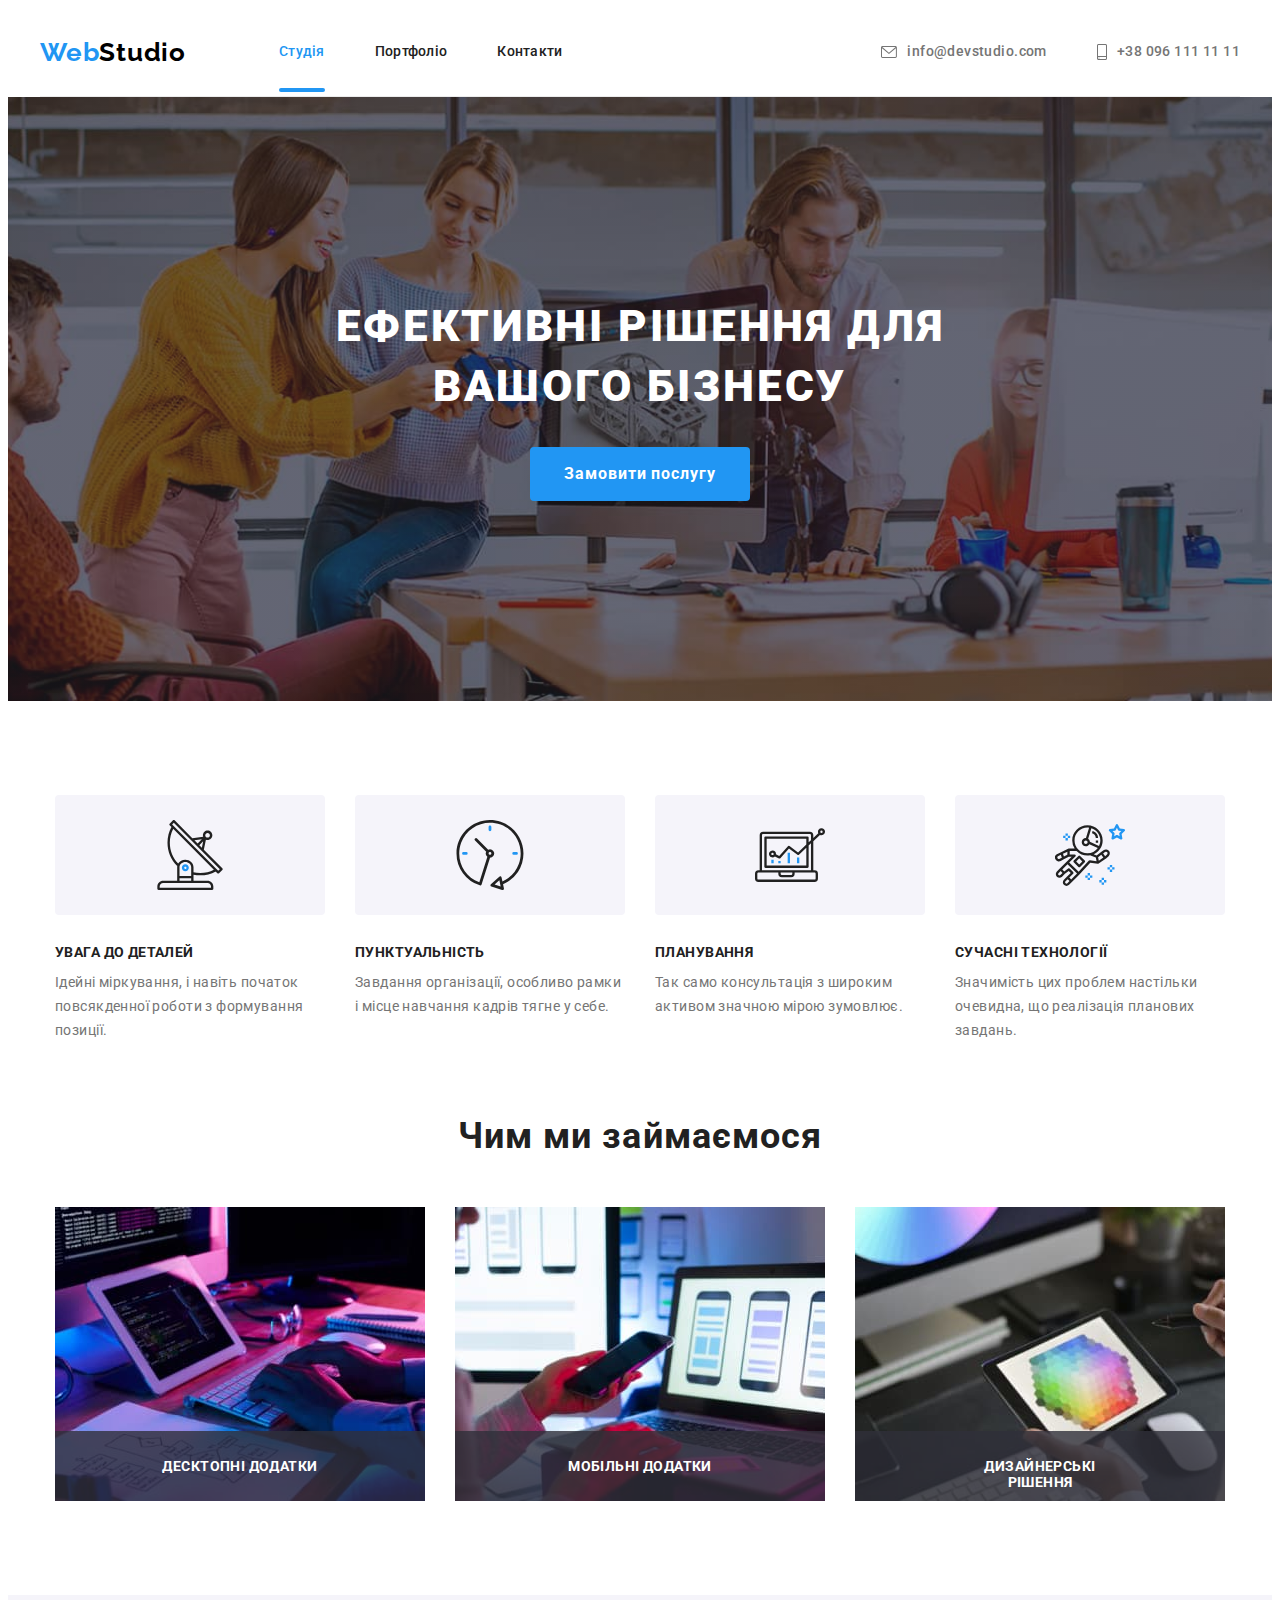
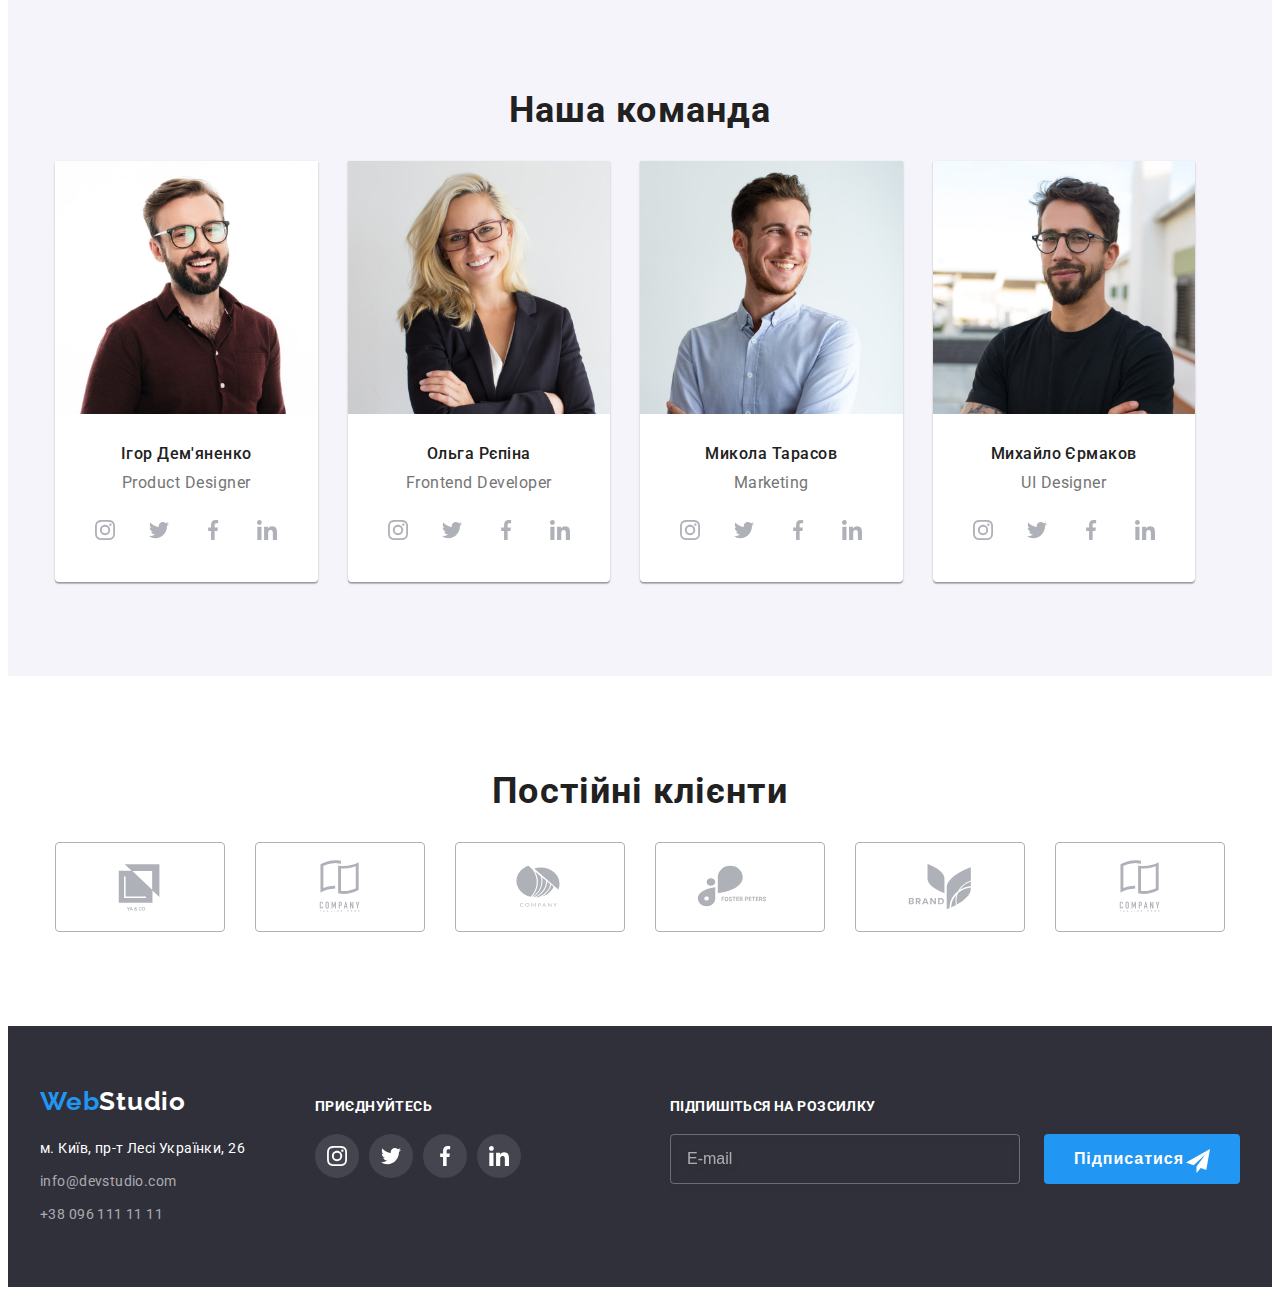
<file: index.html>
<!DOCTYPE html>
<html lang="uk">
<head>
    <meta charset="UTF-8">
    <meta http-equiv="X-UA-Compatible" content="IE=edge">
    <meta name="viewport" content="width=device-width, initial-scale=1.0">
    <title>WebStudio</title>
    <link rel="preconnect" href="https://fonts.googleapis.com">
    <link rel="preconnect" href="https://fonts.gstatic.com" crossorigin>
    <link href="https://fonts.googleapis.com/css2?family=Raleway:wght@700&family=Roboto:wght@400;500;700;900&display=swap"
        rel="stylesheet">
    <link rel="stylesheet" href="https://cdnjs.cloudflare.com/ajax/libs/modern-normalize/1.1.0/modern-normalize.min.css" integrity="sha512-wpPYUAdjBVSE4KJnH1VR1HeZfpl1ub8YT/NKx4PuQ5NmX2tKuGu6U/JRp5y+Y8XG2tV+wKQpNHVUX03MfMFn9Q==" crossorigin="anonymous" referrerpolicy="no-referrer"/>
    <!-- <link rel="stylesheet" href="css/styles.css"> -->
    <link rel="stylesheet" href="./css/main.min.css">
</head>
<body class="site-body">
    <header class="header">
        <div class="container header__container">
            <nav class="navigation">
                <a class="logo navigation__logo" href="index.html"><span class="logo__logo-web">Web</span><span class="logo__logo-studio">Studio</span></a>
                <ul class="navigation__list">
                    <li class="navigation__item"><a href="./index.html" class="navigation__link current">Студія</a></li>
                    <li class="navigation__item"><a href="./portfolio.html" class="navigation__link">Портфоліо</a></li>
                    <li class="navigation__item"><a href="" class="navigation__link">Контакти</a></li>
                </ul>
            </nav>
            <ul class="contacts header__contact">
                <li class="contacts__list">
                    <a class="contacts__mail contacts__link link" href="mailto:info@devstudio.com">
                        <svg class="contacts__mail-icon" width="16" height="12">
                            <use href="./images/icons.svg#icon-mail"></use>
                        </svg>
                        info@devstudio.com</a>
                </li>
                <li class="contacts__list">
                    <a class="contacts__tel contacts__link link" href="tel:+380961111111">
                        <svg class="contacts__tel-icon" width="10" height="16">
                            <use href="./images/icons.svg#icon-smartphone"></use>
                        </svg> 
                        +38 096 111 11 11</a>
                </li>
            </ul>
            <button type="button" class="menu-open" data-menu-open><svg class="menu-open-icon" width="40" height="40">
                <use href="./images/icons.svg#icon-mobil-open"></use>
            </svg></button>
        </div>
        <div class="mob-menu is-hidden" data-menu>
            <div class="container">
                <div class="mob-menu-top">
                <button type="button" class="menu-close" data-menu-close><svg class="menu-close-icon" width="18" height="18">
                    <use href="./images/icons.svg#icon-mobil-close"></use>
                </svg></button>
                <ul class="mob-menu-list list">
                    <li class="mob-menu-list__item"><a href="./index.html" class="mob-menu-list__link">Студія</a></li>
                    <li class="mob-menu-list__item"><a href="./portfolio.html" class="mob-menu-list__link">Портфоліо</a></li>
                    <li class="mob-menu-list__item"><a href="" class="mob-menu-list__link">Контакти</a></li>
                </ul>
                </div>
                <div class="mob-menu-bottom">
                    <div class="mob-connect">
                        <ul class="mob-connect__list">
                            <li class="mob-connect__item">
                                <a class="mob-connect__tel mob-connect__link link" href="tel:+380961111111"> 
                                    +38 096 111 11 11</a>
                            </li>
                            <li class="mob-connect__item">
                                <a class="mob-connect__mail mob-connect__link link" href="mailto:info@devstudio.com">
                                    info@devstudio.com</a>
                            </li>
                        </ul>
                    </div>
                    <div class="mob-soc">
                        <ul class="mob-soc-list">
                            <li class="mob-soc-item link">Instagram</li>
                            <li class="mob-soc-item soc-before link">Twitter</li>
                            <li class="mob-soc-item soc-before link">Facebook</li>
                            <li class="mob-soc-item soc-before link">LinkedIn</li>
                        </ul>
                    </div>
                </div>
            </div>
        </div>
    </header>
    <main> 
        <section class="hero">
            <div class="container test-h">
                <h1 class="hero-title">Ефективні рішення для <br> вашого бізнесу</h1>
                <button class="btn-hero" type="button" data-modal-open>Замовити послугу</button>
            </div>
        </section>
        <section class="feachures section">
            <h2 class="visually-hidden feachures__list">Наші переваги</h2>
            <div class="container card-set feachures__item">
                <ul class="card-set__list">
                    <li class="card-set__item">
                        <div class="card-set__wrap">
                            <svg class="card-wrap__icon" width="70" height="70">
                                <use href="./images/icons.svg#icon-antenna"></use>
                            </svg>
                        </div>
                        
                        <h3 class="card-set__name">Увага до деталей</h3>
                        <p class="card-set__dsr">Ідейні міркування, і навіть початок повсякденної роботи з формування позиції.</p>
                    </li>
                    <li class="card-set__item">
                        <div class="card-set__wrap">
                            <svg class="card-wrap__icon" width="70" height="70">
                                <use href="./images/icons.svg#icon-clock"></use>
                            </svg>
                        </div>
                        <h3 class="card-set__name">Пунктуальність</h3>
                        <p class="card-set__dsr">Завдання організації, особливо рамки і місце навчання кадрів тягне у себе.</p>
                    </li>
                    <li class="card-set__item">
                        <div class="card-set__wrap">
                            <svg class="card-wrap__icon" width="70" height="70">
                                <use href="./images/icons.svg#icon-diagram"></use>
                            </svg>
                        </div>
                        <h3 class="card-set__name">Планування</h3>
                        <p class="card-set__dsr">Так само консультація з широким активом значною мірою зумовлює.</p>
                    </li>
                    <li class="card-set__item">
                        <div class="card-set__wrap">
                            <svg class="card-wrap__icon" width="70" height="70">
                                <use href="./images/icons.svg#icon-astronaut"></use>
                            </svg>
                        </div>
                        <h3 class="card-set__name">Сучасні технології</h3>
                        <p class="card-set__dsr">Значимість цих проблем настільки очевидна, що реалізація планових завдань.</p>
                    </li>

                </ul>
            </div>
        </section>

        <section class="whatwedo section">
            <div class="container">
                <h2 class="whatwedo-title">Чим ми займаємося</h2>
                <ul class="whatwedo-title-list">
                    <li class="whatwedo-card">
                        <img src="./images/box1.jpg" alt="Людина працює за комп'ютером" Width="370">
                        <div class="whatwedo-wrap">
                            <p class="whatwedo-text">Десктопні додатки</p>
                        </div>
                    </li>
                    <li class="whatwedo-card">
                        <img src="./images/box2.jpg" alt="Людина працює з телефоном" Width="370">
                        <div class="whatwedo-wrap">
                            <p class="whatwedo-text">Мобільні додатки</p>
                        </div>
                    </li>
                    <li class="whatwedo-card">
                        <img src="./images/box3.jpg" alt="Людина працює з планшетом" Width="370">
                        <div class="whatwedo-wrap">
                            <p class="whatwedo-text">Дизайнерські рішення</p>
                        </div>
                    </li>
                </ul>
            </div>
        </section>
        <section class="team section">
            <div class="container people">
                <h2 class="people__title">Наша команда</h2>
                <ul class="people__list">
                    <li class="people__item">
                        <picture>
                            <source srcset="
                            ./images/team/ot_proddesigner-desk-1x.jpg 1x, 
                            ./images/team/ot_proddesigner-desk-2x.jpg 2x,"
                            media="(min-width: 1200px"
                            />
                            <source srcset="
                            ./images/team/ot_proddesigner-tabl-1x.jpg 1x, 
                            ./images/team/ot_proddesigner-tabl-2x.jpg 2x,"
                            media="(min-width: 768px"/>
                            <source srcset="
                            ./images/team/ot_proddesigner-mob-1x.jpg 1x, 
                            ./images/team/ot_proddesigner-mob-2x.jpg 2x,"
                            media="(min-width: 480px"/>
                            
                            <img
                            src="./images/team/ot_proddesigner-mob-1x.jpg" 
                            alt="Ігор Демяненко" 
                            width="450" height="460" 
                            class="people__img">
                        </picture>
                        <div class="people_wrap">
                            <h3 class="people__name">Ігор Дем'яненко</h3>
                            <p class="people__position">Product Designer</p>
                            <ul class="people__socials socials list">
                                <li class="socials__item"><a href="" target="_blank" rel="noopener noreferrer nofollow" class="socials__link link">
                                    <svg class="socials__icon" width="20" height="20">
                                        <use href="./images/icons.svg#icon-instagram"></use>
                                    </svg>
                                </a></li>
                                <li class="socials__item"><a href="" target="_blank" rel="noopener noreferrer nofollow" class="socials__link link">
                                    <svg class="socials__icon" width="20" height="20">
                                        <use href="./images/icons.svg#icon-twitter"></use>
                                    </svg>
                                </a></li>
                                <li class="socials__item"><a href="" target="_blank" rel="noopener noreferrer nofollow" class="socials__link link">
                                    <svg class="socials__icon" width="20" height="20">
                                        <use href="./images/icons.svg#icon-facebook"></use>
                                    </svg>
                                </a></li>
                                <li class="socials__item"><a href="" target="_blank" rel="noopener noreferrer nofollow" class="socials__link link">
                                    <svg class="socials__icon" width="20" height="20">
                                        <use href="./images/icons.svg#icon-linkedin"></use>
                                    </svg>
                                </a></li>
                            </ul>
                        </div>
                    </li>
                    <li class="people__item">
                        <picture>
                            <source srcset="./images/team/ot_frontend-desk-1x.jpg 1x,
                            ./images/team/ot_frontend-desk-2x.jpg 2x,"
                            media="(min-width: 1200px"
                            />
                            <source srcset="
                            ./images/team/ot_frontend-tabl-1x.jpg 1x, 
                            ./images/team/ot_frontend-tabl-2x.jpg 2x,"
                            media="(min-width: 768px"/>
                            <source srcset="
                            ./images/team/ot_frontend-mob-1x.jpg 1x, 
                            ./images/team/ot_frontend-mob-2x.jpg 2x,"
                            media="(min-width: 480px"/>
                            
                            <img src="./images/team/ot_frontend-mob-1x.jpg" alt="Ольга Рєпіна" width="450" height="460" 
                            class="people__img">
                        </picture>
 
                        <div class="people_wrap">
                            <h3 class="people__name">Ольга Рєпіна</h3>
                            <p class="people__position">Frontend Developer</p>
                            <ul class="people__socials socials list">
                                <li class="socials__item"><a href="" target="_blank" rel="noopener noreferrer nofollow" class="socials__link link">
                                        <svg class="socials__icon" width="20" height="20">
                                            <use href="./images/icons.svg#icon-instagram"></use>
                                        </svg>
                                    </a></li>
                                <li class="socials__item"><a href="" class="socials__link link">
                                        <svg class="socials__icon" width="20" height="20">
                                            <use href="./images/icons.svg#icon-twitter"></use>
                                        </svg>
                                    </a></li>
                                <li class="socials__item"><a href="" class="socials__link link">
                                        <svg class="socials__icon" width="20" height="20">
                                            <use href="./images/icons.svg#icon-facebook"></use>
                                        </svg>
                                    </a></li>
                                <li class="socials__item"><a href="" class="socials__link link">
                                        <svg class="socials__icon" width="20" height="20">
                                            <use href="./images/icons.svg#icon-linkedin"></use>
                                        </svg>
                                    </a></li>
                            </ul>
                        </div>
                    </li>
                    <li class="people__item">
                        <picture>
                            <source srcset="./images/team/ot_marketing-desk-1x.jpg 1x,
                            ./images/team/ot_marketing-desk-2x.jpg 2x,"
                            media="(min-width: 1200px"
                            />
                            <source srcset="
                            ./images/team/ot_marketing-tabl-1x.jpg 1x, 
                            ./images/team/ot_marketing-tabl-2x.jpg 2x,"
                            media="(min-width: 768px"/>
                            <source srcset="
                            ./images/team/ot_marketing-mob-1x.jpg 1x, 
                            ./images/team/ot_marketing-mob-2x.jpg 2x,"
                            media="(min-width: 480px"/>
                            
                            <img src="./images/team/ot_marketing-mob-1x.jpg" alt="Микола Тарасов" width="450" height="460" 
                            class="people__img">
                        </picture>
                        <div class="people_wrap">
                            <h3 class="people__name">Микола Тарасов</h3>
                            <p class="people__position">Marketing</p>
                            <ul class="people__socials socials list">
                                <li class="socials__item"><a href="" target="_blank" rel="noopener noreferrer nofollow" class="socials__link link">
                                        <svg class="socials__icon" width="20" height="20">
                                            <use href="./images/icons.svg#icon-instagram"></use>
                                        </svg>
                                    </a></li>
                                <li class="socials__item"><a href="" class="socials__link link">
                                        <svg class="socials__icon" width="20" height="20">
                                            <use href="./images/icons.svg#icon-twitter"></use>
                                        </svg>
                                    </a></li>
                                <li class="socials__item"><a href="" class="socials__link link">
                                        <svg class="socials__icon" width="20" height="20">
                                            <use href="./images/icons.svg#icon-facebook"></use>
                                        </svg>
                                    </a></li>
                                <li class="socials__item"><a href="" class="socials__link link">
                                        <svg class="socials__icon" width="20" height="20">
                                            <use href="./images/icons.svg#icon-linkedin"></use>
                                        </svg>
                                    </a></li>
                            </ul>
                        </div>
                    </li>
                    <li class="people__item">
                        <picture>
                            <source srcset="./images/team/ot_ul-desk-1x.jpg 1x,
                            ./images/team/ot_ul-desk-2x.jpg 2x,"
                            media="(min-width: 1200px"
                            />
                            <source srcset="
                            ./images/team/ot_ul-tabl-1x.jpg 1x, 
                            ./images/team/ot_ul-tabl-2x.jpg 2x,"
                            media="(min-width: 768px"/>
                            <source srcset="
                            ./images/team/ot_ul-mob-1x.jpg 1x, 
                            ./images/team/ot_ul-mob-2x.jpg 2x,"
                            media="(min-width: 480px"/>
                            
                            <img src="./images/team/ot_ul-mob-1x.jpg" alt="Михайло Єрмаков" width="450" height="460" 
                            class="people__img">
                        </picture>
                        
                        <div class="people_wrap">
                            <h3 class="people__name">Михайло Єрмаков</h3>
                            <p class="people__position">UI Designer</p>
                            <ul class="people__socials socials list">
                                <li class="socials__item"><a href="" target="_blank" rel="noopener noreferrer nofollow" class="socials__link link">
                                        <svg class="socials__icon" width="20" height="20">
                                            <use href="./images/icons.svg#icon-instagram"></use>
                                        </svg>
                                    </a></li>
                                <li class="socials__item"><a href="" class="socials__link link">
                                        <svg class="socials__icon" width="20" height="20">
                                            <use href="./images/icons.svg#icon-twitter"></use>
                                        </svg>
                                    </a></li>
                                <li class="socials__item"><a href="" class="socials__link link">
                                        <svg class="socials__icon" width="20" height="20">
                                            <use href="./images/icons.svg#icon-facebook"></use>
                                        </svg>
                                    </a></li>
                                <li class="socials__item"><a href="" class="socials__link link">
                                        <svg class="socials__icon" width="20" height="20">
                                            <use href="./images/icons.svg#icon-linkedin"></use>
                                        </svg>
                                    </a></li>
                            </ul>
                        </div>
                    </li>
                </ul>
            </div>
        </section>
        <section class="reg-clients section">
            <div class="container">
                <h2 class="reg-clients-title">Постійні клієнти</h2>
                <ul class="reg-clients-list list">
                    <li class="reg-clients-item">
                        <a href="" target="_blank" rel="noopener noreferrer nofollow" class="reg-clients-link link">
                            <svg class="reg-client-icon" width="106" height="60">
                                <use href="./images/icons.svg#icon-yaco"></use>
                            </svg>
                        </a>
                        
                    </li>
                    <li class="reg-clients-item">
                        <a href="" target="_blank" rel="noopener noreferrer nofollow" class="reg-clients-link link">
                            <svg class="reg-client-icon" width="106" height="60">
                                <use href="./images/icons.svg#icon-taoline"></use>
                            </svg>
                        </a>
                    </li>
                    <li class="reg-clients-item">
                        <a href="" target="_blank" rel="noopener noreferrer nofollow" class="reg-clients-link link">
                            <svg class="reg-client-icon" width="106" height="60">
                                <use href="./images/icons.svg#icon-company"></use>
                            </svg>
                        </a>
                    </li>
                    <li class="reg-clients-item">
                        <a href="" target="_blank" rel="noopener noreferrer nofollow" class="reg-clients-link link">
                            <svg class="reg-client-icon" width="106" height="60">
                                <use href="./images/icons.svg#icon-fosterpeters"></use>
                            </svg>
                        </a>
                    </li>
                    <li class="reg-clients-item">
                        <a href="" target="_blank" rel="noopener noreferrer nofollow" class="reg-clients-link link">
                            <svg class="reg-client-icon" width="106" height="60">
                                <use href="./images/icons.svg#icon-brand"></use>
                            </svg>
                        </a>
                    </li>
                    <li class="reg-clients-item">
                        <a href="" target="_blank" rel="noopener noreferrer nofollow" class="reg-clients-link link">
                            <svg class="reg-client-icon" width="106" height="60">
                                <use href="./images/icons.svg#icon-taoline"></use>
                            </svg>
                        </a>
                    </li>
                </ul>
                
            </div>
        </section>
    </main>
    <footer class="footer footer-section ">
        <div class="footer-container container">
            
            <div class="footer-contacts">
                <a class="logo footer-logo" href="index.html"><span class="logo__logo-web logo__logo-web--wite">Web</span><span class="logo__logo-studio logo__logo-studio--wite">Studio</span></a>
                <address>
                    <ul class="footer-nav">
                        <li class="footer-list">
                            <a class="footer-address link" href="https://goo.gl/maps/CPtrU1FHBa2aNyZL9" target="_blank"
                                rel="noopener noreferrer nofollow">м. Київ, пр-т Лесі
                                Українки, 26</a>
                        </li>
                        <li class="footer-list">
                            <a class="footer-mail link" href="mailto:info@devstudio.com">info@devstudio.com</a>
                        </li>
                        <li class="footer-list">
                            <a class="footer-tel link" href="tel:+380961111111">+38 096 111 11 11</a>
                        </li>
                    </ul>
                </address>
            </div>
            <div class="footer-soc-links">
                <h3 class="connect">приєднуйтесь</h3>
                <ul class="footer-soc-list">
                    <li class="footer-soc-item"><a href="" target="_blank" rel="noopener noreferrer nofollow" class="footer-soc-link link">
                            <svg class="footer-soc-icon" width="20" height="20">
                                <use href="./images/icons.svg#icon-instagram"></use>
                            </svg>
                        </a></li>
                    <li class="footer-soc-item"><a href="" class="footer-soc-link link">
                            <svg class="footer-soc-icon" width="20" height="20">
                                <use href="./images/icons.svg#icon-twitter"></use>
                            </svg>
                        </a></li>
                    <li class="footer-soc-item"><a href="" class="footer-soc-link link">
                            <svg class="footer-soc-icon" width="20" height="20">
                                <use href="./images/icons.svg#icon-facebook"></use>
                            </svg>
                        </a></li>
                    <li class="footer-soc-item"><a href="" class="footer-soc-link link">
                            <svg class="footer-soc-icon" width="20" height="20">
                                <use href="./images/icons.svg#icon-linkedin"></use>
                            </svg>
                        </a></li>
                </ul>
            </div>
            <div class="footer-submit">
                <form class="online-form">
                    <p class="connect-submit">Підпишіться на розсилку</p>
                    <div class="connect-wrap">
                        <input type="email" name="online-mail" class="online-mail" required id="online-mail" placeholder="E-mail" />
                        <button type="submit" class="btn online-btn"><span class="online-btn-txt">Підписатися</span>
                        <svg class="footer-icon-send" width="24" height="24">
                            <use href="./images/icons.svg#icon-send"></use>
                        </svg>
                    </button>
                    </div>                  
                </form>
            </div>
        </div>
    </footer>
    <div class="backdrop is-hidden" data-modal>
        <div class="modal">
            <button type="button" class="modal-close" data-modal-close>
                <svg class="modal-close-icon" width="18" height="18">
                    <use href="./images/icons.svg#icon-close"></use>
                </svg>
            </button>
            <p class="modal-title">Залиште свої дані, ми вам передзвонимо</p>
            <form class="modal-form">
                <div class="modal-field">
                    <label for="user-name" class="input-label">Ім'я</label>
                    <div class="input-wrap">
                        <input type="text" name="user-name" class="modal-input" required id="user-name" />
                        <svg class="modal-input-icon" width="18" height="18">
                            <use href="./images/icons.svg#icon-person-form"></use>
                        </svg>
                    </div>
                </div>
                <div class="modal-field">
                    <label for="user-tel" class="input-label">Телефон</label>
                    <div class="input-wrap">
                        <input type="tel" name="user-tel" class="modal-input" required id="user-tel" />
                        <svg class="modal-input-icon" width="18" height="18">
                            <use href="./images/icons.svg#icon-phone-form"></use>
                        </svg>
                    </div>
                </div>
                <div class="modal-field">
                    <label for="user-mail" class="input-label">Пошта</label>
                    <div class="input-wrap">
                        <input type="email" name="user-mail" class="modal-input" required id="user-mail" />
                        <svg class="modal-input-icon" width="18" height="18">
                            <use href="./images/icons.svg#icon-email-form"></use>
                        </svg>
                    </div>
                </div>
                <div class="modal-field">
                    <label for="user-comment" class="user-comment">Коментар</label>
                    <textarea name="user-comment" id="user-comment" class="user-text" placeholder="Введіть текст"></textarea>
                </div>
                <div class="modal-field check">
                    <input type="checkbox" name="privacy" id="privacy" class="input-checK visually-hidden">
                    <label for="privacy" class="check-text">
                       <span class="icon-check-wrap">
                            <svg class="check-icon" width="16" height="15">
                                <use href="./images/icons.svg#icon-check"></use>
                            </svg>
                        </span> Погоджуюся з розсилкою та приймаю <span class="contract">Умови договору</span></label>
                </div>
                <button type="submit" class="modal-btn">Відправити</button>
            </form>
        </div>
    </div>
    <script src="./js/modal.js"></script>
    <script src="./js/mobil.js"></script>
</body>
</html>
</file>
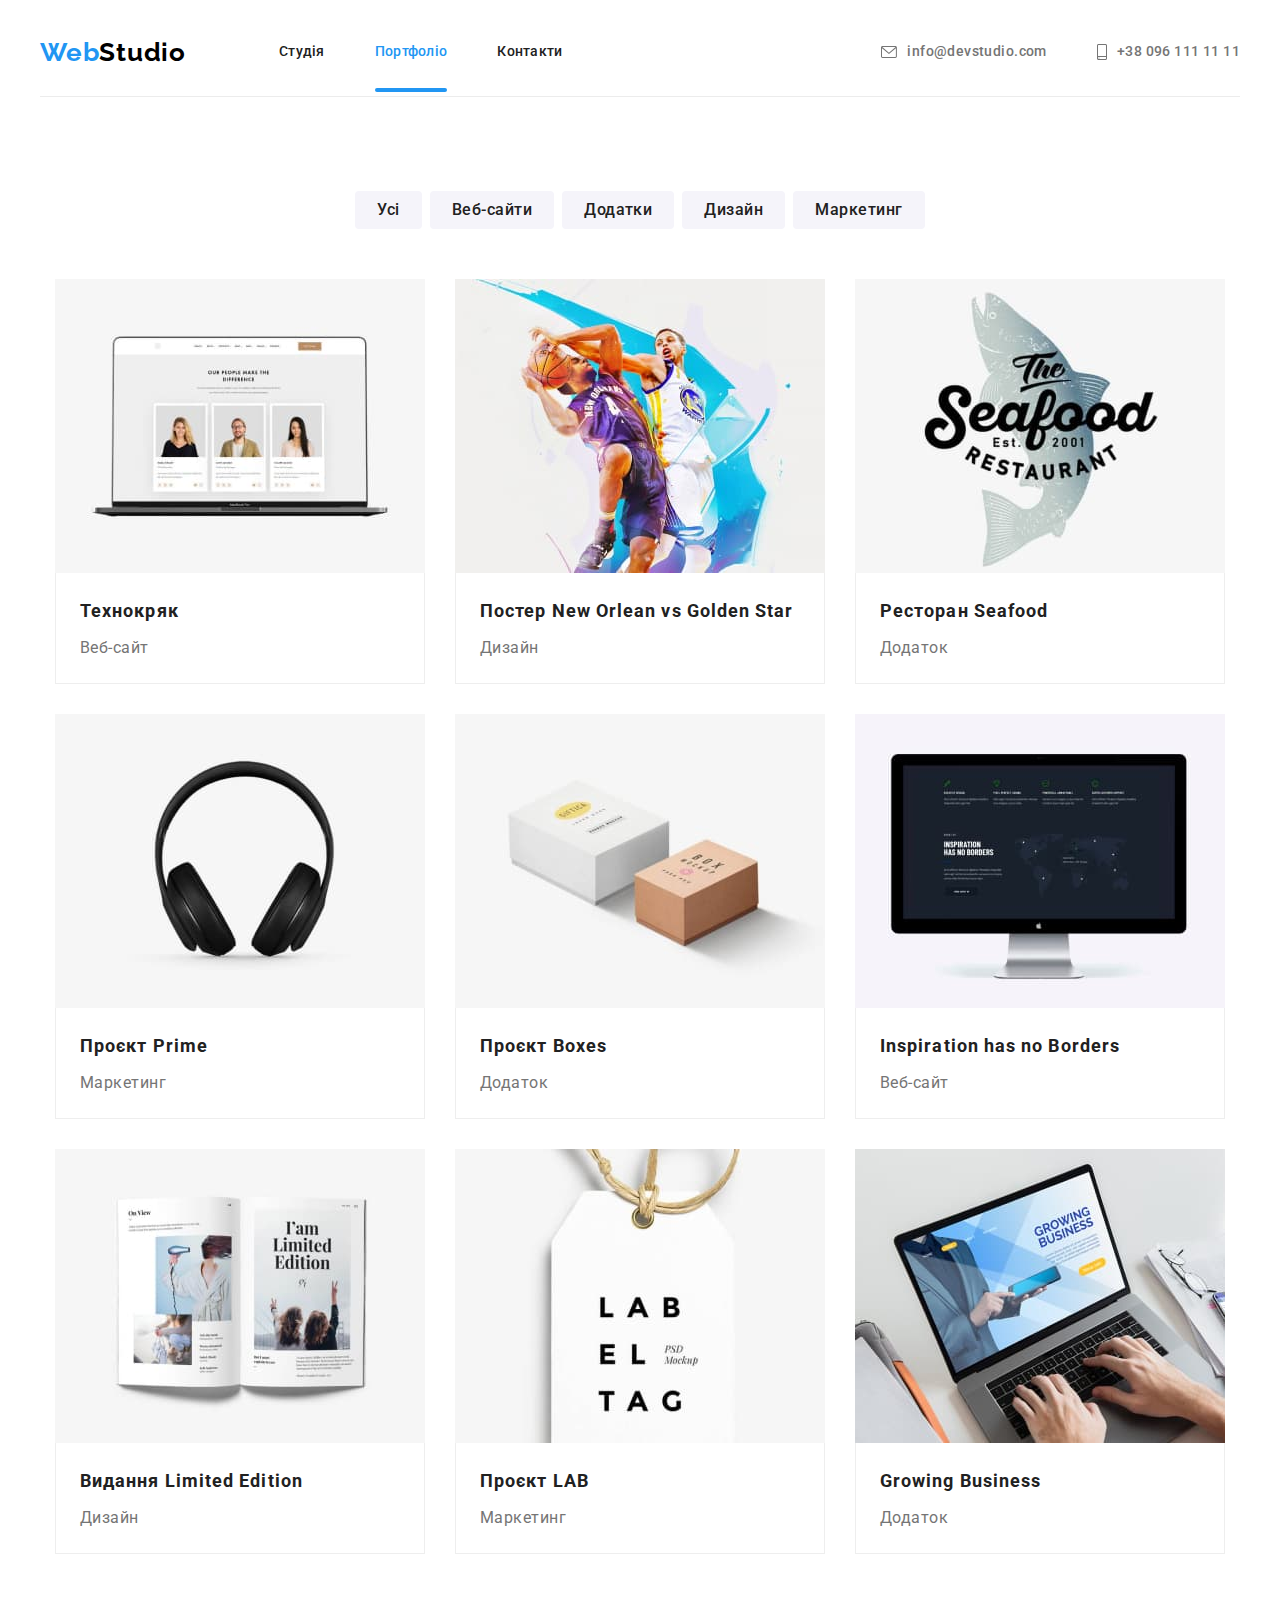
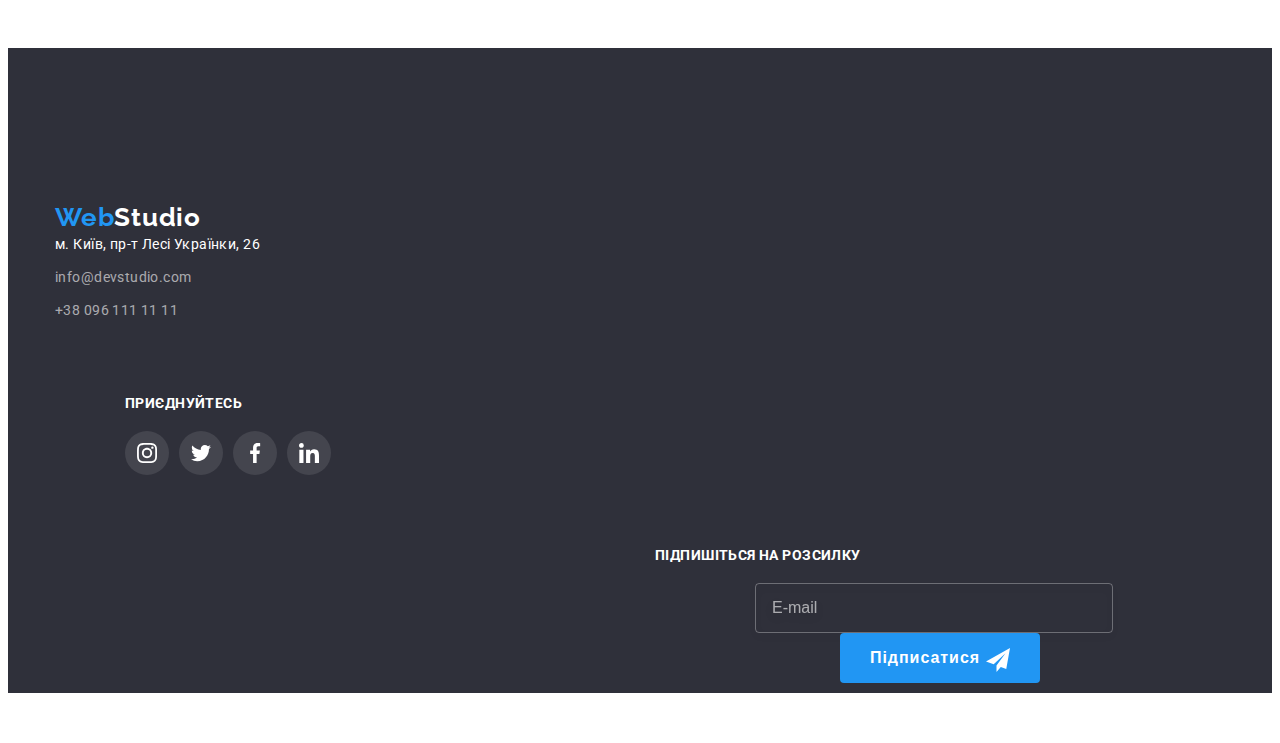
<file: portfolio.html>
<!DOCTYPE html>
<html lang="uk">

<head>
    <meta charset="UTF-8">
    <meta http-equiv="X-UA-Compatible" content="IE=edge">
    <meta name="viewport" content="width=device-width, initial-scale=1.0">
    <title>WebStudio</title>
    <link rel="preconnect" href="https://fonts.googleapis.com">
    <link rel="preconnect" href="https://fonts.gstatic.com" crossorigin>
    <link href="https://fonts.googleapis.com/css2?family=Raleway:wght@700&family=Roboto:wght@400;500;700;900&display=swap"
        rel="stylesheet">
    <link rel="stylesheet" href="https://cdnjs.cloudflare.com/ajax/libs/modern-normalize/1.1.0/modern-normalize.min.css"
        integrity="sha512-wpPYUAdjBVSE4KJnH1VR1HeZfpl1ub8YT/NKx4PuQ5NmX2tKuGu6U/JRp5y+Y8XG2tV+wKQpNHVUX03MfMFn9Q=="
        crossorigin="anonymous" referrerpolicy="no-referrer" />
    <!-- <link rel="stylesheet" href="./css/styles.css"> -->
    <link rel="stylesheet" href="./css/main.min.css">
</head>

<body>
    <header class="header">
        <div class="container header__container">
            <nav class="navigation">
                <a class="logo navigation__logo" href="index.html"><span class="logo__logo-web">Web</span><span class="logo__logo-studio">Studio</span></a>
                <ul class="navigation__list">
                    <li class="navigation__item"><a href="./index.html" class="navigation__link">Студія</a></li>
                    <li class="navigation__item"><a href="./portfolio.html" class="navigation__link current">Портфоліо</a></li>
                    <li class="navigation__item"><a href="" class="navigation__link">Контакти</a></li>
                </ul>
            </nav>
            <ul class="contacts header__contact">
                <li class="contacts__list">
                    <a class="contacts__mail contacts__link link" href="mailto:info@devstudio.com">
                        <svg class="contacts__mail-icon" width="16" height="12">
                            <use href="./images/icons.svg#icon-mail"></use>
                        </svg>
                        info@devstudio.com</a>
                </li>
                <li class="contacts__list">
                    <a class="contacts__tel contacts__link link" href="tel:+380961111111">
                        <svg class="contacts__tel-icon" width="10" height="16">
                            <use href="./images/icons.svg#icon-smartphone"></use>
                        </svg> 
                        +38 096 111 11 11</a>
                </li>
            </ul>
        </div>
    </header>
    <main>
        <section class="portfolio">
            <div class="container">
                
                <ul class="portfolio-btn-list">
                    <li class="portf-btn-item"><button class="portfolio-btn" type="button">Усі</button></li>
                    <li class="portf-btn-item"><button class="portfolio-btn" type="button">Веб-сайти</button></li>
                    <li class="portf-btn-item"><button class="portfolio-btn" type="button">Додатки</button></li>
                    <li class="portf-btn-item"><button class="portfolio-btn" type="button">Дизайн</button></li>
                    <li class="portf-btn-item"><button class="portfolio-btn" type="button">Маркетинг</button></li>
                </ul>
                
                    
                <h1 class="visually-hidden">Наші роботи</h1>
                <ul class="client-list">
                    <li class="client-item">
                        <article class="card">
                            <div class="card-thumb">
                                <div class="card-top-text">
                                    <img class="card-img" src="./images/portf-site.jpg" alt="portf-site" width="370" height="294">
                                    <p class="top-text">
                                        Ресурс пропонує комплексні пропозиції з різним рівнем функціоналу та сервісів. Все це дозволить відвідувачу отримати
                                        вичерпні відомості про компанію чи приватну особу.
                                    </p>
                                </div>
                                <div class="card-contant">
                                    <h3 class="client">Технокряк</h3>
                                    <p class="work-type">Веб-сайт</p>
                                </div>
                                
                            </div>
                        </article>
                    </li>

                    <li class="client-item">
                        <article class="card">
                            <div class="card-thumb">
                                <div class="card-top-text">
                                    <img class="card-img" src="./images/portf-basket.jpg" alt="portf-basket" width="370" height="294">
                                    <p class="top-text">
                                        Ресурс пропонує комплексні пропозиції з різним рівнем функціоналу та сервісів. Все це дозволить відвідувачу отримати
                                        вичерпні відомості про компанію чи приватну особу.
                                    </p>
                                </div>
                                
                                <div class="card-contant"> 
                                    <h3 class="client">Постер New Orlean vs Golden Star</h3>
                                    <p class="work-type">Дизайн</p>
                                </div>
                            </div>
                        </article>
                    </li>

                    <li class="client-item">
                        <article class="card">
                            <div class="card-thumb">
                                <div class="card-top-text">
                                    <img class="card-img" src="./images/portf-restaurant.jpg" alt="portf-restaurant" width="370" height="294">
                                    <p class="top-text">
                                        Ресурс пропонує комплексні пропозиції з різним рівнем функціоналу та сервісів. Все це дозволить відвідувачу отримати
                                        вичерпні відомості про компанію чи приватну особу.
                                    </p>
                                </div>
                                
                                <div class="card-contant">
                                    <h3 class="client">Ресторан Seafood</h3>
                                    <p class="work-type">Додаток</p>
                                </div>                                
                            </div>
                        </article>
                    </li>

                    <li class="client-item">
                        <article class="card">
                            <div class="card-thumb">
                                <div class="card-top-text">
                                    <img class="card-img" src="./images/portf-marketing.jpg" alt="portf-marketing" width="370" height="294">
                                    <p class="top-text">
                                        Ресурс пропонує комплексні пропозиції з різним рівнем функціоналу та сервісів. Все це дозволить відвідувачу
                                        отримати
                                        вичерпні відомості про компанію чи приватну особу.
                                    </p>
                                </div>
                                
                                <div class="card-contant">
                                    <h3 class="client">Проєкт Prime</h3>
                                    <p class="work-type">Маркетинг</p>
                                </div>  
                            </div>
                        </article>
                    </li>

                    <li class="client-item">
                        <article class="card">
                            <div class="card-thumb">
                                <div class="card-top-text">
                                    <img class="card-img" src="./images/portf-boxes.jpg" alt="portf-boxes" width="370" height="294">
                                    <p class="top-text">
                                        Ресурс пропонує комплексні пропозиції з різним рівнем функціоналу та сервісів. Все це дозволить відвідувачу
                                        отримати
                                        вичерпні відомості про компанію чи приватну особу.
                                    </p>
                                </div>
                                
                                <div class="card-contant">
                                    <h3 class="client">Проєкт Boxes</h3>
                                    <p class="work-type">Додаток</p>
                                </div>  
                            </div>
                        </article>
                    </li>

                    <li class="client-item">
                        <article class="card">
                            <div class="card-thumb">
                                <div class="card-top-text">
                                    <img class="card-img" src="./images/portf-inspirationsite.jpg" alt="portf-inspirationsite" width="370" height="294">
                                    <p class="top-text">
                                        Ресурс пропонує комплексні пропозиції з різним рівнем функціоналу та сервісів. Все це дозволить відвідувачу
                                        отримати
                                        вичерпні відомості про компанію чи приватну особу.
                                    </p>
                                </div>
                                
                                <div class="card-contant">
                                    <h3 class="client">Inspiration has no Borders</h3>
                                    <p class="work-type">Веб-сайт</p>
                                </div>
                            </div>
                        </article>
                    </li>

                    <li class="client-item">
                        <article class="card">
                            <div class="card-thumb">
                                <div class="card-top-text">
                                    <img class="card-img" src="./images/portf-design.jpg" alt="portf-design" width="370" height="294">
                                    <p class="top-text">
                                        Ресурс пропонує комплексні пропозиції з різним рівнем функціоналу та сервісів. Все це дозволить відвідувачу
                                        отримати
                                        вичерпні відомості про компанію чи приватну особу.
                                    </p>
                                </div>
                                
                                <div class="card-contant">
                                    <h3 class="client">Видання Limited Edition</h3>
                                    <p class="work-type">Дизайн</p>
                                </div>
                            </div>
                        </article>
                    </li>

                    <li class="client-item">
                        <article class="card">
                            <div class="card-thumb">
                                <div class="card-top-text">
                                    <img class="card-img" src="./images/portf-marketing-lab.jpg" alt="portf-lab" width="370" height="294">
                                    <p class="top-text">
                                        Ресурс пропонує комплексні пропозиції з різним рівнем функціоналу та сервісів. Все це дозволить відвідувачу
                                        отримати
                                        вичерпні відомості про компанію чи приватну особу.
                                    </p>
                                </div>

                                
                                <div class="card-contant">
                                    <h3 class="client">Проєкт LAB</h3>
                                    <p class="work-type">Маркетинг</p>
                                </div>
                            </div>
                        </article>
                    </li>

                    <li class="client-item">
                        <article class="card">
                            <div class="card-thumb">
                                <div class="card-top-text">
                                    <img class="card-img" src="./images/portf-appgrowing.jpg" alt="portf-appgrowing" width="370" height="294">
                                    <p class="top-text">
                                        Ресурс пропонує комплексні пропозиції з різним рівнем функціоналу та сервісів. Все це дозволить відвідувачу
                                        отримати
                                        вичерпні відомості про компанію чи приватну особу.
                                    </p>
                                </div>
                               
                                <div class="card-contant">
                                    <h3 class="client">Growing Business</h3>
                                    <p class="work-type">Додаток</p>
                                </div>
                            </div>
                        </article>
                    </li>
                </ul>
            </div>
        </section>
    </main>
    <footer class="footer section">
        <div class="container footerflex">
            <div class="footer-contacts">
                <a class="logo" href="index.html"><span class="logo__logo-web logo__logo-web--wite">Web</span><span class="logo__logo-studio logo__logo-studio--wite">Studio</span></a>
                <address>
                    <ul class="footer-nav">
                        <li class="footer-list">
                            <a class="footer-address link" href="https://goo.gl/maps/CPtrU1FHBa2aNyZL9" target="_blank"
                                rel="noopener noreferrer nofollow">м. Київ, пр-т Лесі
                                Українки, 26</a>
                        </li>
                        <li class="footer-list">
                            <a class="footer-mail link" href="mailto:info@devstudio.com">info@devstudio.com</a>
                        </li>
                        <li class="footer-list">
                            <a class="footer-tel link" href="tel:+380961111111">+38 096 111 11 11</a>
                        </li>
                    </ul>
                </address>
            </div>
            
            <div class="footer-soc-links">
                <h3 class="connect">приєднуйтесь</h3>
                <ul class="footer-soc-list">
                    <li class="footer-soc-item"><a href="" target="_blank" rel="noopener noreferrer nofollow" class="footer-soc-link link">
                            <svg class="footer-soc-icon" width="20" height="20">
                                <use href="./images/icons.svg#icon-instagram"></use>
                            </svg>
                        </a></li>
                    <li class="footer-soc-item"><a href="" class="footer-soc-link link">
                            <svg class="footer-soc-icon" width="20" height="20">
                                <use href="./images/icons.svg#icon-twitter"></use>
                            </svg>
                        </a></li>
                    <li class="footer-soc-item"><a href="" class="footer-soc-link link">
                            <svg class="footer-soc-icon" width="20" height="20">
                                <use href="./images/icons.svg#icon-facebook"></use>
                            </svg>
                        </a></li>
                    <li class="footer-soc-item"><a href="" class="footer-soc-link link">
                            <svg class="footer-soc-icon" width="20" height="20">
                                <use href="./images/icons.svg#icon-linkedin"></use>
                            </svg>
                        </a></li>
                </ul>
            </div>
            <div class="footer-submit">
                <form class="online-form">
                    <p class="connect">Підпишіться на розсилку</p>
                    <input type="email" name="online-mail" class="online-mail" required id="online-mail" placeholder="E-mail" />
                    <button type="submit" class="btn online-btn"><span class="online-btn-txt">Підписатися</span>
                    <svg class="footer-icon-send" width="24" height="24">
                        <use href="./images/icons.svg#icon-send"></use>
                    </svg>
                    </button>
                </form>
            </div>
        </div>
    </footer>
</body>

</html>
</file>
<file: css/main.min.css>
:root{--primary-text-color: #757575;--title-text-color: #212121;--accent-color: #2196F3;--primary-white-color: #ffffff;--card-set-gap: 30px;--hero-gradient: linear-gradient(rgba(47,48,58,0.4), rgba(47,48,58,0.4)) }p,h1,h2,h3,h4,h5,h6{margin:0}ul,ol{margin:0;padding-left:0}img{display:block;max-width:100%;height:auto}*{box-sizing:border-box}ul{list-style:none}a{text-decoration:none}body{font-family:"Roboto",sans-serif}.link{text-decoration:none}.section{padding-top:60px;padding-bottom:60px}@media screen and (min-width: 768px){.section{padding-top:60px;padding-bottom:60px}}@media screen and (min-width: 1200px){.section{padding-top:94px;padding-bottom:94px}}.is-hidden{opacity:0;visibility:hidden;pointer-events:none}.visually-hidden{position:absolute;white-space:nowrap;width:1px;height:1px;overflow:hidden;border:0;padding:0;clip:rect(0 0 0 0);-webkit-clip-path:inset(50%);clip-path:inset(50%);margin:-1px}.container{width:100%;padding-left:15px;padding-right:15px;margin:0 auto}@media screen and (min-width: 320px){.container{max-width:320px}}@media screen and (min-width: 480px){.container{max-width:480px}}@media screen and (min-width: 768px){.container{max-width:768px}}@media screen and (min-width: 1200px){.container{max-width:1200px}}@media screen and (min-width: 320px),(max-width: 479px){.container{min-width:320px}}.button{font-family:"Roboto";font-style:normal;font-weight:700;font-size:16px;line-height:1.88;display:flex;align-items:center;text-align:center;letter-spacing:.06em;color:var(--primary-white-color);background-color:var(--accent-color);cursor:pointer}.backdrop{width:100%;height:100%;background-color:rgba(0,0,0,.2);position:fixed;top:0;transition:opacity 250ms cubic-bezier(0.4, 0, 0.2, 1),visibility 250ms cubic-bezier(0.4, 0, 0.2, 1)}.backdrop.is-hidden{opacity:0;visibility:hidden;pointer-events:none}.modal{height:581px;background-color:#fff;border-radius:4px;position:absolute;top:50%;left:50%;padding:40px;transform:translate(-50%, -50%) rotate(0) scale(1);transition:transform 1000ms linear,border-radius 1000ms linear,background-color 1000ms linear}@media screen and (min-width: 320px){.modal{width:450px}}@media screen and (min-width: 768px){.modal{width:528px}}@media screen and (min-width: 1200px){.modal{width:528px}}.backdrop.is-hidden .modal{transform:translate(-50%, -50%) rotate(360deg) scale(1.5);border-radius:50%;background-color:#afb1b8}.modal-close{width:30px;height:30px;border:1px solid rgba(0,0,0,.1);border-radius:50%;background-color:#fff;position:absolute;top:8px;right:8px;display:flex;align-items:center;justify-content:center;cursor:pointer;transition:background-color 250ms cubic-bezier(0.4, 0, 0.2, 1),fill 250ms cubic-bezier(0.4, 0, 0.2, 1)}.modal-close:hover{fill:var(--accent-color)}.modal-title{font-weight:700;font-size:20px;line-height:1.15;text-align:center;letter-spacing:.03em;color:#212121;margin-bottom:12px}.modal-field{margin-bottom:10px}.input-label{font-weight:400;font-size:12px;line-height:1.16;letter-spacing:.01em;color:#757575}.input-wrap{margin-top:4px;position:relative}.modal-input{width:100%;height:40px;border:1px solid rgba(33,33,33,.2);border-radius:4px;outline:rgba(0,0,0,0);padding-left:30px;font-size:12px;color:#2f303a;transition:fborder-color 250ms cubic-bezier(0.4, 0, 0.2, 1)}.modal-input:focus{border-color:var(--accent-color)}.modal-input-icon{position:absolute;left:12px;top:50%;transform:translateY(-50%);transition:fill 250ms cubic-bezier(0.4, 0, 0.2, 1)}.modal-input:focus+.modal-input-icon{fill:var(--accent-color)}.user-comment{display:block;font-weight:400;font-size:12px;line-height:1.16;letter-spacing:.01em;color:#757575;margin-bottom:4px;font-size:12px}.user-text{width:100%;height:120px;border:1px solid rgba(33,33,33,.2);border-radius:4px;resize:none;outline:rgba(0,0,0,0);padding:12px 16px;font-size:12px;line-height:1.16;letter-spacing:.01em;color:#757575}.user-text::-moz-placeholder{font-weight:400;font-size:12px;line-height:1.16;letter-spacing:.01em;color:rgba(117,117,117,.5)}.user-text:-ms-input-placeholder{font-weight:400;font-size:12px;line-height:1.16;letter-spacing:.01em;color:rgba(117,117,117,.5)}.user-text::placeholder{font-weight:400;font-size:12px;line-height:1.16;letter-spacing:.01em;color:rgba(117,117,117,.5)}.modal-btn{width:200px;height:50px;background:#2196f3;box-shadow:0px 4px 4px rgba(0,0,0,.15);border-radius:4px;border-color:rgba(0,0,0,0);padding:10px 52px;color:#fff;font-weight:700;font-size:16px;line-height:1.88;cursor:pointer;display:block;margin:0 auto}.check{display:flex;align-items:center;justify-content:center;margin-bottom:30px}.check-text{font-weight:400;font-size:14px;line-height:1.177;letter-spacing:.03em;color:#757575;display:flex;align-items:center}.check-text .icon-check-wrap{width:16px;height:15px;border:2px solid #212121;border-radius:4px;display:flex;align-items:center;justify-content:center;fill:rgba(0,0,0,0);margin-right:7px;transition:background-color 250ms cubic-bezier(0.4, 0, 0.2, 1),fill 250ms cubic-bezier(0.4, 0, 0.2, 1),border-color 250ms cubic-bezier(0.4, 0, 0.2, 1)}.contract{font-weight:400;font-size:14px;line-height:1.71;letter-spacing:.03em;-webkit-text-decoration-line:underline;text-decoration-line:underline;color:#2196f3;cursor:pointer;margin-left:5px}.input-checK:checked+.check-text .icon-check-wrap{background-color:var(--accent-color);fill:#fff;border-color:rgba(0,0,0,0)}.header__container{display:flex;justify-content:start;border-bottom:1px solid #ececec;padding:16px 0px 16px 15px}@media screen and (min-width: 768px){.header__container{padding:0px}}.navigation{display:flex;align-items:center;justify-content:start}@media screen and (min-width: 320px),(max-width: 479px){.navigation__list{display:none}}@media screen and (min-width: 768px){.navigation__list{display:flex;margin-left:93px;position:relative}.navigation__list .navigation__link.current{color:var(--accent-color);position:relative}.navigation__list .navigation__item:not(:first-child){margin-left:50px}.navigation__list .navigation__link.current::after{content:"";width:100%;height:4px;background-color:#2196f3;border-radius:2px;position:absolute;bottom:0}}@media screen and (min-width: 1200px){.navigation__list{display:flex;margin-left:93px;position:relative}.navigation__list .navigation__link.current{color:var(--accent-color);position:relative}.navigation__list .navigation__item:not(:first-child){margin-left:50px}.navigation__list .navigation__link.current::after{content:"";width:100%;height:4px;background-color:#2196f3;border-radius:2px;position:absolute;bottom:0}}.navigation__item{display:block}.navigation__item .navigation__link{padding-top:32px;padding-bottom:32px}.navigation__link{font-weight:500;font-size:14px;line-height:1.14;letter-spacing:.02em;color:#212121;display:flex;align-items:center;transition:color 250ms cubic-bezier(0.4, 0, 0.2, 1)}.navigation__link:hover,.navigation__link:focus{color:var(--accent-color)}.contacts-tel,.contacts-mail{display:flex;align-items:center;justify-content:center}@media screen and (min-width: 320px),(max-width: 479px){.contacts{display:none}}@media screen and (min-width: 768px){.contacts{display:block;align-items:center;padding-top:32px;padding-bottom:32px}.contacts .contacts__link{font-style:normal;font-size:12px;line-height:1.71;letter-spacing:.03em;color:var(--primary-text-color);cursor:pointer}}@media screen and (min-width: 1200px){.contacts{display:flex;align-items:center;padding-top:32px;padding-bottom:32px}.contacts .contacts__link{font-style:normal;font-size:14px;line-height:1.71;letter-spacing:.03em;color:var(--primary-text-color);cursor:pointer}.contacts .contacts__list+.contacts__list{margin-left:50px}}.header__contact{margin-left:auto}.contacts__link{font-weight:500;font-size:14px;line-height:1.14;letter-spacing:.02em;color:#212121;display:flex;align-items:center;transition:color 250ms cubic-bezier(0.4, 0, 0.2, 1)}.contacts__link:hover,.contacts__link:focus{color:var(--accent-color)}.contacts__mail-icon,.contacts__tel-icon{display:flex;align-items:center;justify-content:center;fill:currentColor}.contacts__mail,.contacts__tel{gap:10px}.mob-menu{width:100vw;height:100vh;background-color:#fff;top:0;position:fixed;z-index:1;padding-top:48px;padding-bottom:48px}.mob-menu>.container{height:100%;display:flex;flex-direction:column;justify-content:space-between;overflow:auto}.menu-open{width:40px;height:40px;padding:0px;border:0px solid rgba(0,0,0,0);background-color:rgba(0,0,0,0);margin-left:auto;display:block;margin-right:10px;align-items:center}@media screen and (min-width: 768px){.menu-open{display:none}}@media screen and (min-width: 1200px){.menu-open{display:none}}.menu-close{width:18px;height:18px;padding:0px;border:0px solid rgba(0,0,0,0);background-color:rgba(0,0,0,0);margin-left:auto;display:block;margin-right:10px;align-items:center}.menu-close :hover,.menu-close :focus{fill:#2196f3}.mob-menu-list__item{font-family:"Roboto";font-weight:500;font-size:40px;line-height:1.175;letter-spacing:.02em;color:#212121}.mob-menu-list__item:not(:last-child){margin-bottom:32px}.mob-menu-list__item :hover,.mob-menu-list__item :focus{color:var(--accent-color)}.mob-menu-list__link{color:#212121}.mob-connect{margin-bottom:64px}.mob-connect__item:not(:last-child){margin-bottom:32px}.mob-connect__tel{font-family:"Roboto";font-weight:500;font-size:34px;line-height:1.1764705882;letter-spacing:.02em;color:#2196f3}.mob-connect__mail{font-family:"Roboto";font-weight:500;font-size:24px;line-height:1.1666666667;letter-spacing:.02em;color:#757575}.mob-soc-list{display:flex;gap:20px}.mob-soc-item{font-family:"Roboto";font-style:normal;font-weight:500;font-size:18px;line-height:1.2222222222;letter-spacing:.02em;color:#2196f3;cursor:pointer}.soc-before::before{content:"";width:22px;height:0px;border:1px solid rgba(33,33,33,.2);background-color:rgba(33,33,33,.2);transform:rotate(90deg);margin-right:10px}.logo{display:flex;align-items:center}@media screen and (min-width: 480px){.logo{margin-bottom:0px}}.logo__logo-web{font-family:"Raleway",sans-serif;font-weight:700;font-size:26px;line-height:1.19;letter-spacing:.03em;color:#2196f3}.logo__logo-studio{font-family:"Raleway",sans-serif;font-weight:700;font-size:26px;line-height:1.19;letter-spacing:.03em;color:#000}.logo__logo-studio--wite{color:#fff}.hero{display:flex;text-align:center;padding-top:118px;padding-bottom:118px;max-width:480px;margin:0 auto;background:#2f303a;background-image:var(--hero-gradient),url(../images/hero/hero-bgd-mob-1x.jpg);background-repeat:no-repeat;background-position:center;background-size:cover}@media(min-device-pixel-ratio: 2),(-webkit-min-device-pixel-ratio: 2),(min-resolution: 192dpi),(min-resolution: 2dppx){.hero{background-image:var(--hero-gradient),url(../images/hero/hero-bgd-mob-2x.jpg)}}@media screen and (min-width: 768px){.hero{max-width:768px;background-image:var(--hero-gradient),url(../images/hero/hero-bgd-tablet-1x.jpg)}}@media screen and (min-width: 768px)and (min-device-pixel-ratio: 2),screen and (min-width: 768px)and (-webkit-min-device-pixel-ratio: 2),screen and (min-width: 768px)and (min-resolution: 192dpi),screen and (min-width: 768px)and (min-resolution: 2dppx){.hero{background-image:var(--hero-gradient),url(../images/hero/hero-bgd-tablet-2x.jpg)}}@media screen and (min-width: 1200px){.hero{padding-top:200px;padding-bottom:200px;max-width:1600px;background-image:var(--hero-gradient),url(../images/hero/hero-bgd-besktop-1x.jpg)}}@media screen and (min-width: 1200px)and (min-device-pixel-ratio: 2),screen and (min-width: 1200px)and (-webkit-min-device-pixel-ratio: 2),screen and (min-width: 1200px)and (min-resolution: 192dpi),screen and (min-width: 1200px)and (min-resolution: 2dppx){.hero{background-image:var(--hero-gradient),url(../images/hero/hero-bgd-besktop-2x.jpg)}}.test-h{text-align:center}.title{font-weight:700;font-size:14px;line-height:1.14;letter-spacing:.03em;text-transform:uppercase;color:var(--title-text-color)}.hero-title{font-weight:900;font-style:normal;font-size:26px;line-height:1.62;text-align:center;letter-spacing:.06em;text-transform:uppercase;color:#fff}@media screen and (min-width: 1200px){.hero-title{font-size:44px;line-height:1.36}}.btn-hero{padding:10px 32px;margin-top:30px;border-radius:4px;border-color:rgba(0,0,0,0);font-family:"Roboto";font-style:normal;font-weight:700;font-size:16px;line-height:1.88;letter-spacing:.06em;color:var(--primary-white-color);background-color:var(--accent-color);cursor:pointer;transition:color 250ms cubic-bezier(0.4, 0, 0.2, 1),background-color 250ms cubic-bezier(0.4, 0, 0.2, 1)}.btn-hero:hover,.btn-hero:focus{color:#fff;background-color:#2196f3}@media screen and (min-width: 1200px){.feachures.section{padding-bottom:0px}}.card-set__list{margin:0;padding:0;list-style:none;display:flex;flex-wrap:wrap;gap:30px}.card-set__list>.card-set__item{height:226px;width:100%;padding-bottom:30px}@media screen and (min-width: 768px){.card-set__list>.card-set__item{width:calc((100% - 60px)/2)}}@media screen and (min-width: 1200px){.card-set__list>.card-set__item{width:calc((100% - 90px)/4);padding-bottom:0px}}.card-set__name{margin-bottom:10px;font-weight:700;font-size:14px;line-height:1.14;letter-spacing:.03em;text-transform:uppercase;color:var(--title-text-color);text-align:center}@media screen and (min-width: 768px){.card-set__name{text-align:start}}@media screen and (min-width: 1200px){.card-set__name{text-align:start}}.card-set__dsr{font-weight:400;font-size:14px;line-height:1.71;letter-spacing:.03em;color:var(--primary-text-color)}.card-set__wrap{height:120px;width:100%;background-color:#f5f4fa;display:flex;align-items:center;justify-content:center;margin-bottom:30px;border-radius:4px}@media screen and (max-width: 1200px){.whatwedo{position:absolute;white-space:nowrap;width:1px;height:1px;overflow:hidden;border:0;padding:0;clip:rect(0 0 0 0);-webkit-clip-path:inset(50%);clip-path:inset(50%);margin:-1px}}.whatwedo-title{margin-bottom:50px;font-weight:700;font-size:36px;line-height:1.17;text-align:center;letter-spacing:.03em;color:var(--title-text-color)}.whatwedo-title-list{display:flex;gap:30px}.whatwedo-card{position:relative}.whatwedo-wrap{width:100%;height:70px;background-color:rgba(47,48,58,.8);padding:27px 107px;position:absolute;bottom:0}.whatwedo-text{font-weight:700;font-size:14px;line-height:16px;text-align:center;letter-spacing:.03em;text-transform:uppercase;color:#fff}.team{background-color:#f5f4fa}.people__list{display:flex;flex-wrap:wrap;gap:30px}.people__item{width:100%;background-color:#fff;border-radius:0px 0px 4px 4px;box-shadow:0px 1px 3px rgba(0,0,0,.12),0px 1px 1px rgba(0,0,0,.14),0px 2px 1px rgba(0,0,0,.2)}@media screen and (min-width: 768px){.people__item{width:calc((100% - 60px)/2)}}@media screen and (min-width: 1200px){.people__item{width:calc((100% - 120px)/4)}}.people__img{width:100%}.people_wrap{padding:30px 0}.people__title{margin-bottom:50px;font-weight:700;font-size:28px;line-height:1.17;text-align:center;letter-spacing:.03em;color:var(--title-text-color)}@media screen and (min-width: 768px){.people__title{margin-bottom:30px}}@media screen and (min-width: 1200px){.people__title{font-size:36px}}.people__name{margin-bottom:10px;font-weight:500;font-size:16px;line-height:1.19;text-align:center;letter-spacing:.03em;color:var(--title-text-color)}.people__position{font-size:16px;line-height:1.19;text-align:center;letter-spacing:.03em;color:var(--primary-text-color);margin-bottom:16px}.people__socials{display:flex;justify-content:center;gap:10px}.socials__item{width:44px;height:44px}.socials__link{width:100%;height:100%;background-color:#fff;border-radius:50%;display:flex;align-items:center;justify-content:center;color:#afb1b8;transition:color 250ms cubic-bezier(0.4, 0, 0.2, 1),background-color 250ms cubic-bezier(0.4, 0, 0.2, 1)}.socials__link:hover,.socials__link:focus{background-color:#2196f3;color:#fff}.socials__icon{fill:currentColor}.reg-clients{background-color:#fff;padding:60px 0}@media screen and (min-width: 1200px){.reg-clients{padding:94px 0}}.reg-clients-title{margin-bottom:50px;font-weight:700;font-size:28px;line-height:1.17;text-align:center;letter-spacing:.03em;color:var(--title-text-color)}@media screen and (min-width: 768px){.reg-clients-title{font-size:28px;margin-bottom:30px}}@media screen and (min-width: 1200px){.reg-clients-title{font-size:36px}}.reg-clients-list{display:flex;flex-wrap:wrap;gap:30px}.reg-clients-item{display:flex;width:100%;height:90px}@media screen and (min-width: 480px){.reg-clients-item{width:calc((100% - 60px)/2)}}@media screen and (min-width: 768px){.reg-clients-item{width:calc((100% - 90px)/3)}}@media screen and (min-width: 1200px){.reg-clients-item{width:calc((100% - 150px)/6)}}.reg-clients-link{width:100%;height:100%;border:1px solid #afb1b8;border-radius:4px;display:flex;align-items:center;justify-content:center;color:#afb1b8;transition:color 250ms cubic-bezier(0.4, 0, 0.2, 1),border-color 250ms cubic-bezier(0.4, 0, 0.2, 1)}.reg-clients-link:hover,.reg-clients-link:focus{color:#2196f3;border-color:#2196f3}.reg-client-icon{fill:currentColor}.portfolio{padding-bottom:94px;padding-top:94px}.portfolio-btn-list{display:flex;justify-content:center;margin-bottom:50px;list-style:none}.portfolio-btn-list .portf-btn-item:not(:first-child){margin-left:8px}.portf-btn-item{border-radius:4px}.portf-btn-item:hover,.portf-btn-item:focus{box-shadow:0px 3px 1px rgba(0,0,0,.1),0px 1px 2px rgba(0,0,0,.08),0px 2px 2px rgba(0,0,0,.12)}.client-list{display:flex;flex-wrap:wrap;margin-left:calc(-1*var(--card-set-gap));margin-top:calc(-1*var(--card-set-gap))}.client-item{flex-basis:calc(33.3333333333% - var(--card-set-gap));margin-left:var(--card-set-gap);margin-top:var(--card-set-gap);transition:box-shadow 250ms cubic-bezier(0.4, 0, 0.2, 1)}.client-item:hover{box-shadow:0px 1px 1px rgba(0,0,0,.12),0px 4px 4px rgba(0,0,0,.06),1px 4px 6px rgba(0,0,0,.16)}.client-item:hover .top-text{transform:translateY(0)}.card-contant{padding:20px 24px;border-bottom:1px solid #eee;border-left:1px solid #eee;border-right:1px solid #eee}.client{margin-bottom:4px;font-weight:700;font-size:18px;line-height:2;letter-spacing:.06em;color:var(--title-text-color)}.work-type{font-size:16px;line-height:1.88;letter-spacing:.03em;color:var(--primary-text-color)}.card-top-text{position:relative;overflow:hidden}.top-text{position:absolute;top:0;height:100%;font-style:normal;font-weight:400;font-size:18px;line-height:1.56;letter-spacing:.03em;color:#fff;background-color:rgba(33,150,243,.9);padding:63px 24px;transform:translateY(100%);transition:transform 250ms cubic-bezier(0.4, 0, 0.2, 1);overflow:auto}.portfolio-btn{padding:6px 22px;display:flex;font-family:"Roboto";font-style:normal;font-weight:500;font-size:16px;line-height:1.62;text-align:center;letter-spacing:.03em;color:var(--title-text-color);background:#f5f4fa;border:0;cursor:pointer;border-radius:4px;transition:color 250ms cubic-bezier(0.4, 0, 0.2, 1),background-color 250ms cubic-bezier(0.4, 0, 0.2, 1)}.portfolio-btn:hover,.portfolio-btn:focus{color:#fff;background-color:#2196f3}.footer{background:#2f303a}@media screen and (min-width: 320px){.footer{padding-bottom:60px}}.footer-container.cotainer{padding-top:60px;padding-bottom:60px}@media screen and (min-width: 320px){.footer-container{width:320px}}@media screen and (min-width: 480px)and (max-width: 767px){.footer-container{width:480px;padding-left:0;padding-right:0;display:flex;flex-direction:column;align-items:center;justify-content:center}}@media screen and (min-width: 768px){.footer-container{width:768px;display:flex;flex-wrap:wrap}}@media screen and (min-width: 1200px){.footer-container{width:1200px;display:flex;position:relative;padding-left:0;padding-right:0}}.footer-logo{display:block;text-align:center}@media screen and (min-width: 1200px){.footer-logo{text-align:start}}@media screen and (min-width: 320px){.footer-contacts{display:block;text-align:center;padding-top:60px}}@media screen and (min-width: 768px){.footer-contacts{display:inline-block;margin-left:50px;margin-bottom:60px}}@media screen and (min-width: 1200px){.footer-contacts{margin-left:0px;margin-right:0px;text-align:start;margin-bottom:0px}}.footer-logo.logo{margin-bottom:20px}@media screen and (min-width: 768px){.footer-logo.logo{margin-left:0px;margin-right:0px}}@media screen and (min-width: 1200px){.footer .logo-web{font-family:"Raleway";font-weight:700;font-size:26px;line-height:1.19;letter-spacing:.03em;color:#2196f3;margin-top:60px;margin-bottom:20px}.footer .logo-studio{font-family:"Raleway";font-weight:700;font-size:26px;line-height:1.19;letter-spacing:.03em;color:#fff;margin-top:60px;margin-bottom:20px}}.footer-nav .footer-list+.footer-list{margin-top:9px}.footer-address{font-family:"Roboto";font-style:normal;font-weight:400;font-size:14px;line-height:1.71;letter-spacing:.03em;color:#fff}.footer-mail,.footer-tel{font-family:"Roboto";font-style:normal;font-weight:400;font-size:14px;line-height:1.71;letter-spacing:.03em;color:rgba(255,255,255,.6)}@media screen and (max-width: 480px){.footer-soc-links{display:block;text-align:center;margin-top:60px}}@media screen and (min-width: 768px){.footer-soc-links{display:block;width:206px;height:80px;margin-left:165px}}@media screen and (min-width: 1200px){.footer-soc-links{margin-top:0px;margin-bottom:0px;margin-left:70px;width:206px;height:80px}}.connect{font-style:normal;font-weight:700;font-size:14px;line-height:1.1428571429;letter-spacing:.03em;text-transform:uppercase;color:#fff}@media screen and (min-width: 320px){.connect{margin-bottom:20px;margin-top:60px;text-align:center}}@media screen and (min-width: 768px){.connect{margin-bottom:20px;margin-top:72px}}@media screen and (min-width: 1200px){.connect{margin-top:72px;text-align:start}}.footer-soc-list{display:flex;justify-content:center;gap:10px}@media screen and (min-width: 320px){.footer-soc-list{margin-bottom:60px}}@media screen and (min-width: 1200px){.footer-soc-list{margin-bottom:0px}}.footer-soc-item{width:44px;height:44px}.footer-soc-link{width:100%;height:100%;background-color:rgba(255,255,255,.1);border-radius:50%;display:flex;align-items:center;justify-content:center;color:#fff;transition:background-color 250ms cubic-bezier(0.4, 0, 0.2, 1),color 250ms cubic-bezier(0.4, 0, 0.2, 1)}.footer-soc-link:hover,.footer-soc-link:focus{background-color:#2196f3;color:#fff}.footer-soc-icon{fill:currentColor}@media screen and (min-width: 320px){.footer-submit{display:block;text-align:center;left:0px;position:relative;height:156px;margin:auto}}@media screen and (min-width: 480px){.footer-submit{width:100%}}@media screen and (min-width: 768px){.footer-submit{margin:auto;width:450px}}@media screen and (min-width: 1200px){.footer-submit{width:570px;height:86px;margin-right:0px;margin-top:72px}}.connect-submit{font-style:normal;font-weight:700;font-size:14px;line-height:1.1428571429;letter-spacing:.03em;text-transform:uppercase;color:#fff;margin-bottom:20px}@media screen and (min-width: 1200px){.connect-submit{text-align:start}}@media screen and (min-width: 320px){.connect-wrap{display:flex;flex-direction:column;gap:20px}}@media screen and (min-width: 1200px){.connect-wrap{display:flex;flex-direction:row;gap:12px}}@media screen and (min-width: 320px){.online-form{padding-bottom:60px}}@media screen and (min-width: 768px){.online-form{top:0px}}@media screen and (min-width: 1200px){.online-form{top:0px}}.online-mail{position:relative;height:50px;padding:15px 0 15px 16px;background-color:rgba(0,0,0,0);border:1px solid rgba(255,255,255,.3);filter:drop-shadow(0px 4px 4px rgba(0, 0, 0, 0.15));border-radius:4px;outline:rgba(0,0,0,0);font-size:16px;color:rgba(255,255,255,.6);margin-right:12px}.online-mail::-moz-placeholder{color:rgba(255,255,255,.6);font-size:16px}.online-mail:-ms-input-placeholder{color:rgba(255,255,255,.6);font-size:16px}.online-mail::placeholder{color:rgba(255,255,255,.6);font-size:16px}@media screen and (min-width: 1200px){.online-mail{width:358px;height:50px}}.online-btn{width:200px;height:50px;background-color:var(--accent-color);color:#fff;border-color:rgba(0,0,0,0);border-radius:4px;position:relative;padding-left:28px}@media screen and (min-width: 320px){.online-btn{margin:0 auto}}@media screen and (min-width: 1200px){.online-btn{margin:0}}.online-btn-txt{font-weight:700;font-size:16px;line-height:1.88;display:flex;align-items:center;text-align:center;letter-spacing:.06em;color:#fff}.footer-icon-send{position:absolute;top:13px;right:28px}/*# sourceMappingURL=main.min.css.map */
</file>
